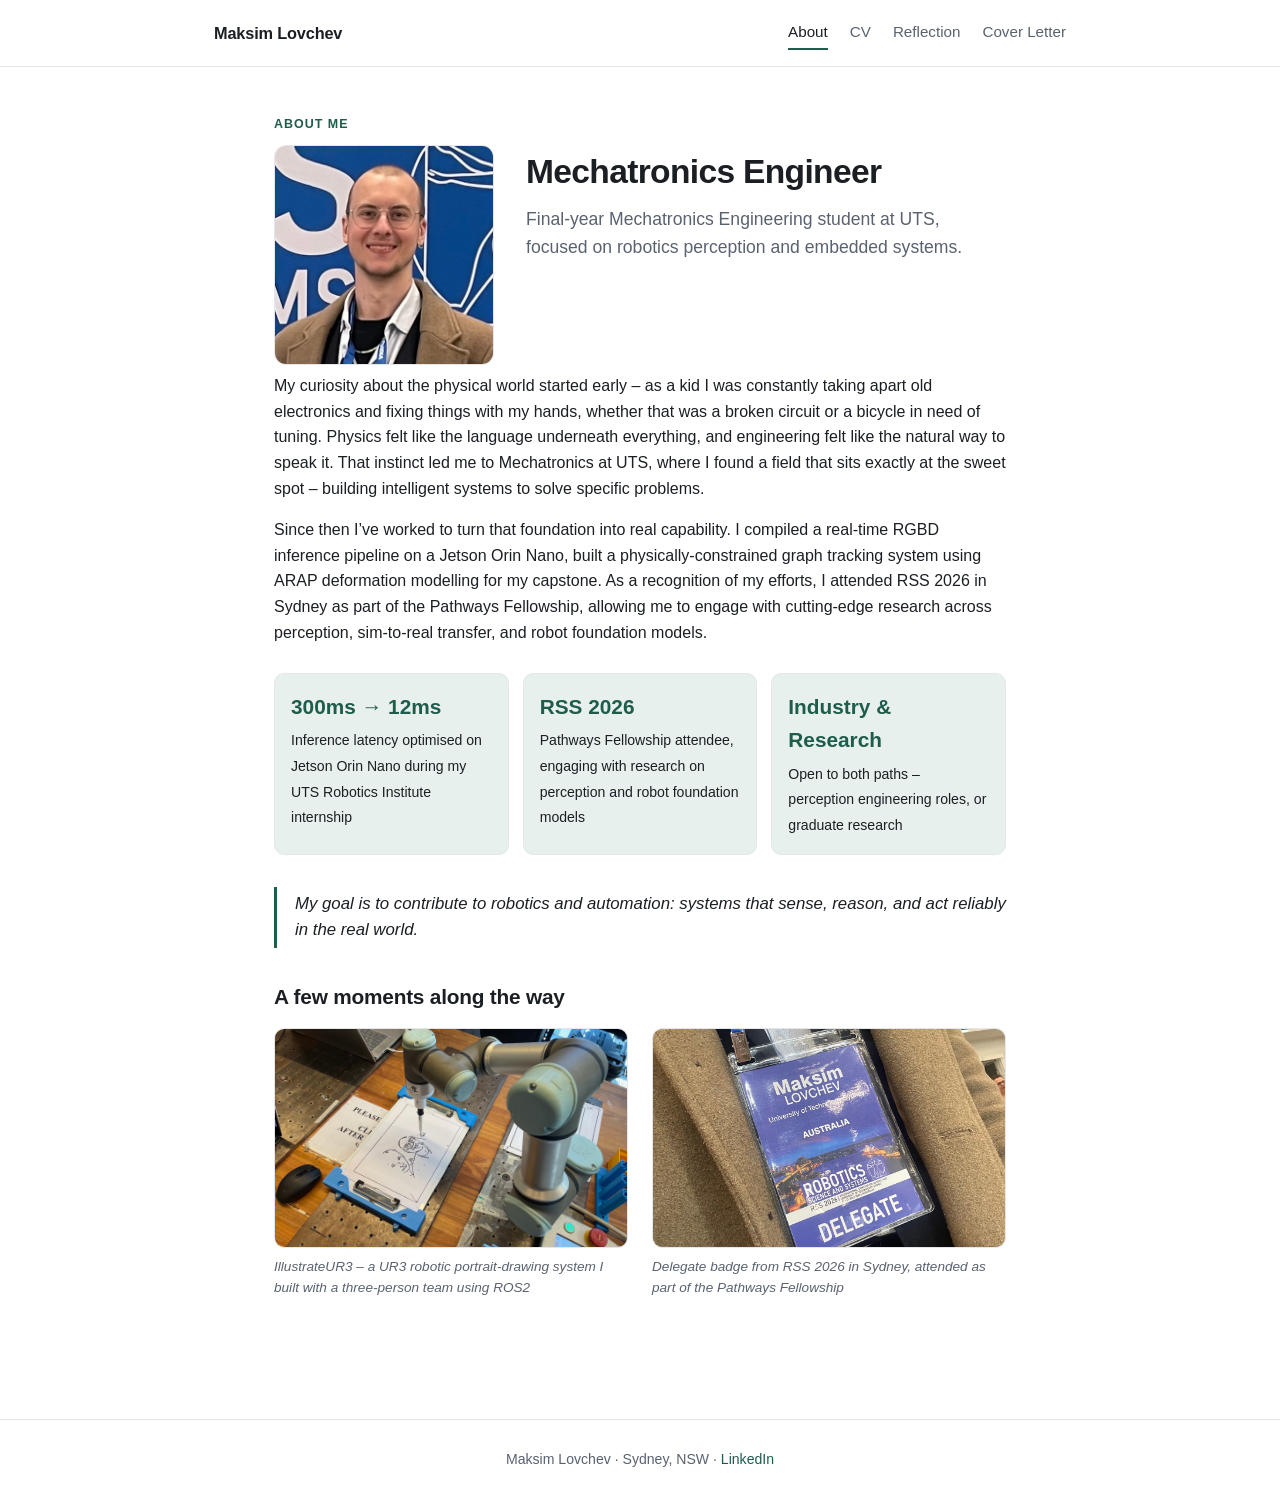
<file: index.html>
<!DOCTYPE html>
<html lang="en">
<head>
<meta charset="UTF-8">
<meta name="viewport" content="width=device-width, initial-scale=1.0">
<title>Maksim Lovchev — Mechatronics Engineer</title>
<meta name="description" content="Portfolio of Maksim Lovchev, final-year Mechatronics Engineering student at UTS.">
<link rel="stylesheet" href="assets/style.css">
</head>
<body>

<header class="site-header">
  <div class="nav-wrap">
    <span class="brand">Maksim Lovchev</span>
    <nav class="main-nav">
      <a href="index.html" class="active">About</a>
      <a href="cv.html">CV</a>
      <a href="reflection.html">Reflection</a>
      <a href="cover-letter.html">Cover Letter</a>
    </nav>
  </div>
</header>

<main>
  <section>
    <div class="eyebrow">About Me</div>
    <div class="hero">
      <div class="hero-photo">
        <img src="assets/images/about-me.jpg" alt="Maksim Lovchev working in a lab">
      </div>
      <div class="hero-text">
        <h1>Mechatronics Engineer</h1>
        <p class="lede">Final-year Mechatronics Engineering student at UTS, focused on robotics perception and embedded systems.</p>
      </div>
    </div>

    <p>My curiosity about the physical world started early &ndash; as a kid I was constantly taking apart old electronics and fixing things with my hands, whether that was a broken circuit or a bicycle in need of tuning. Physics felt like the language underneath everything, and engineering felt like the natural way to speak it. That instinct led me to Mechatronics at UTS, where I found a field that sits exactly at the sweet spot &ndash; building intelligent systems to solve specific problems.</p>

    <p>Since then I&rsquo;ve worked to turn that foundation into real capability. I compiled a real-time RGBD inference pipeline on a Jetson Orin Nano, built a physically-constrained graph tracking system using ARAP deformation modelling for my capstone. As a recognition of my efforts, I attended RSS 2026 in Sydney as part of the Pathways Fellowship, allowing me to engage with cutting-edge research across perception, sim-to-real transfer, and robot foundation models.</p>

    <div class="highlights">
      <div class="highlight-card">
        <span class="num">300ms &rarr; 12ms</span>
        <span class="label">Inference latency optimised on Jetson Orin Nano during my UTS Robotics Institute internship</span>
      </div>
      <div class="highlight-card">
        <span class="num">RSS 2026</span>
        <span class="label">Pathways Fellowship attendee, engaging with research on perception and robot foundation models</span>
      </div>
      <div class="highlight-card">
        <span class="num">Industry &amp; Research</span>
        <span class="label">Open to both paths &ndash; perception engineering roles, or graduate research</span>
      </div>
    </div>

    <p class="pull-quote">My goal is to contribute to robotics and automation: systems that sense, reason, and act reliably in the real world.</p>

    <h2>A few moments along the way</h2>
    <div class="gallery">
      <figure>
        <img src="assets/images/illustrateur3-drawing.jpg" alt="UR3 robotic arm drawing a portrait of Maksim and his teammates">
        <figcaption>IllustrateUR3 &ndash; a UR3 robotic portrait-drawing system I built with a three-person team using ROS2</figcaption>
      </figure>
      <figure>
        <img src="assets/images/rss-delegate-badge.jpg" alt="Maksim's delegate badge for RSS 2026, Robotics Science and Systems conference in Sydney" class="crop-lower">
        <figcaption>Delegate badge from RSS 2026 in Sydney, attended as part of the Pathways Fellowship</figcaption>
      </figure>
    </div>
  </section>
</main>

<footer class="site-footer">
  Maksim Lovchev &middot; Sydney, NSW &middot; <a href="https://www.linkedin.com/in/maksim-lovchev-0026a52ba/">LinkedIn</a>
</footer>

</body>
</html>
</file>
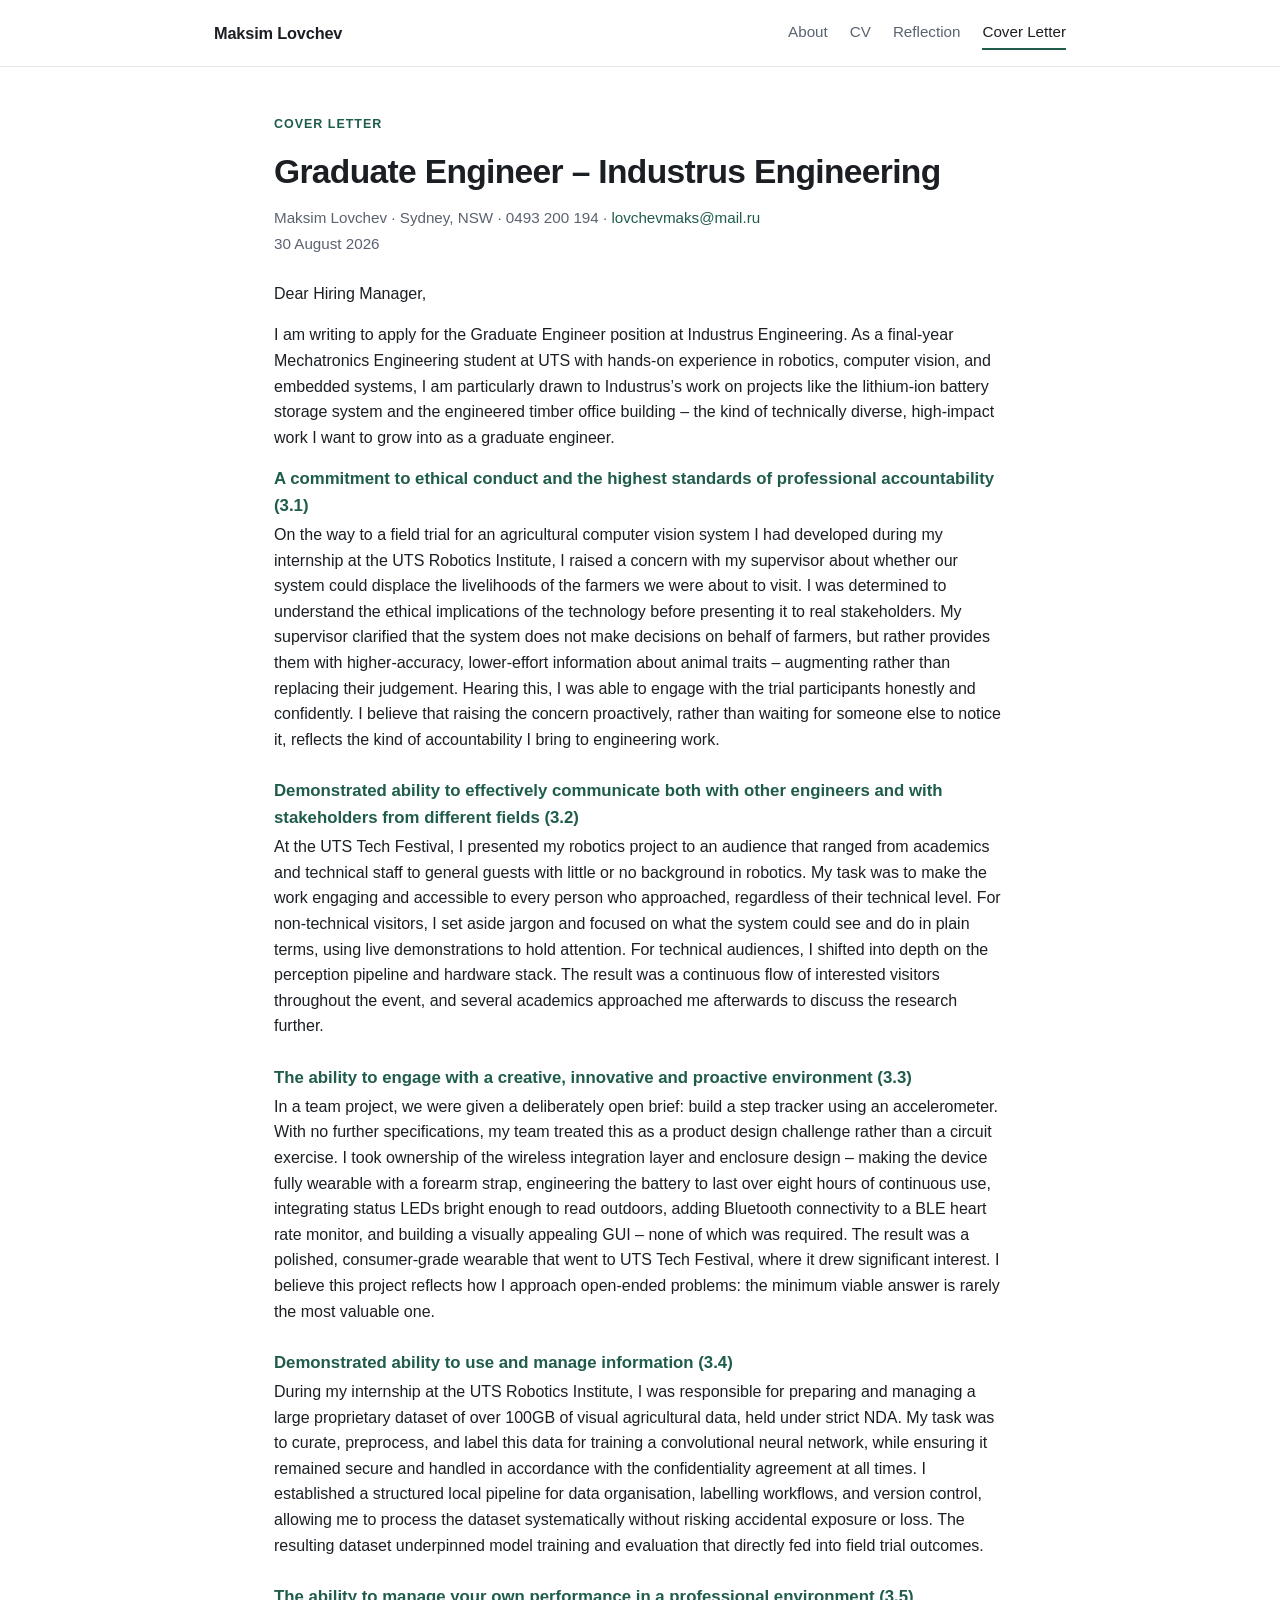
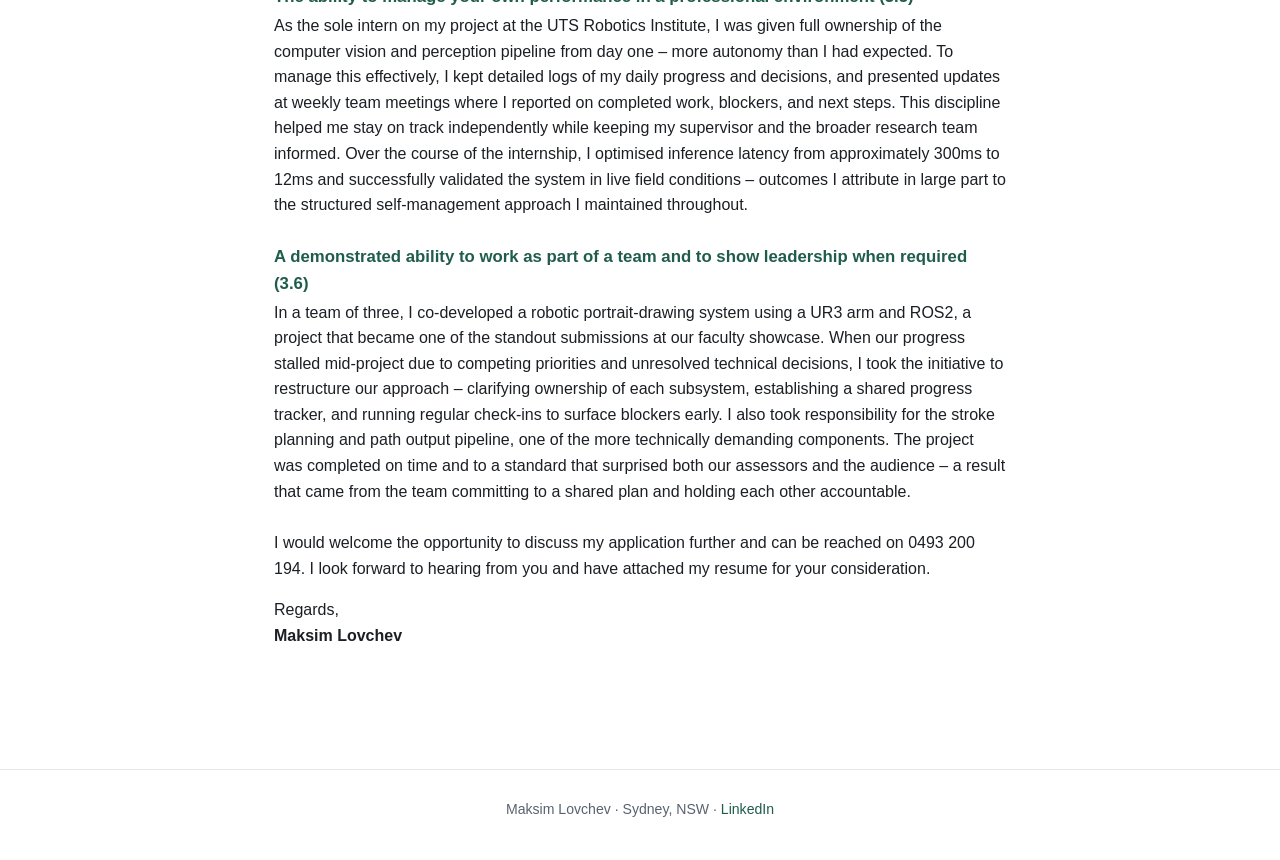
<file: cover-letter.html>
<!DOCTYPE html>
<html lang="en">
<head>
<meta charset="UTF-8">
<meta name="viewport" content="width=device-width, initial-scale=1.0">
<title>Cover Letter — Maksim Lovchev</title>
<meta name="description" content="Cover letter for the Graduate Engineer position at Industrus Engineering, addressing selection criteria via the STAR method.">
<link rel="stylesheet" href="assets/style.css">
</head>
<body>

<header class="site-header">
  <div class="nav-wrap">
    <span class="brand">Maksim Lovchev</span>
    <nav class="main-nav">
      <a href="index.html">About</a>
      <a href="cv.html">CV</a>
      <a href="reflection.html">Reflection</a>
      <a href="cover-letter.html" class="active">Cover Letter</a>
    </nav>
  </div>
</header>

<main>
  <section>
    <div class="eyebrow">Cover Letter</div>
    <h1>Graduate Engineer &ndash; Industrus Engineering</h1>

    <p class="letter-meta">
      Maksim Lovchev &middot; Sydney, NSW &middot; 0493 200 194 &middot; <a href="mailto:lovchevmaks@mail.ru">lovchevmaks@mail.ru</a><br>
      30 August 2026
    </p>

    <p>Dear Hiring Manager,</p>

    <p>I am writing to apply for the Graduate Engineer position at Industrus Engineering. As a final-year Mechatronics Engineering student at UTS with hands-on experience in robotics, computer vision, and embedded systems, I am particularly drawn to Industrus&rsquo;s work on projects like the lithium-ion battery storage system and the engineered timber office building &ndash; the kind of technically diverse, high-impact work I want to grow into as a graduate engineer.</p>

    <div class="criterion">
      <h3>A commitment to ethical conduct and the highest standards of professional accountability (3.1)</h3>
      <p>On the way to a field trial for an agricultural computer vision system I had developed during my internship at the UTS Robotics Institute, I raised a concern with my supervisor about whether our system could displace the livelihoods of the farmers we were about to visit. I was determined to understand the ethical implications of the technology before presenting it to real stakeholders. My supervisor clarified that the system does not make decisions on behalf of farmers, but rather provides them with higher-accuracy, lower-effort information about animal traits &ndash; augmenting rather than replacing their judgement. Hearing this, I was able to engage with the trial participants honestly and confidently. I believe that raising the concern proactively, rather than waiting for someone else to notice it, reflects the kind of accountability I bring to engineering work.</p>
    </div>

    <div class="criterion">
      <h3>Demonstrated ability to effectively communicate both with other engineers and with stakeholders from different fields (3.2)</h3>
      <p>At the UTS Tech Festival, I presented my robotics project to an audience that ranged from academics and technical staff to general guests with little or no background in robotics. My task was to make the work engaging and accessible to every person who approached, regardless of their technical level. For non-technical visitors, I set aside jargon and focused on what the system could see and do in plain terms, using live demonstrations to hold attention. For technical audiences, I shifted into depth on the perception pipeline and hardware stack. The result was a continuous flow of interested visitors throughout the event, and several academics approached me afterwards to discuss the research further.</p>
    </div>

    <div class="criterion">
      <h3>The ability to engage with a creative, innovative and proactive environment (3.3)</h3>
      <p>In a team project, we were given a deliberately open brief: build a step tracker using an accelerometer. With no further specifications, my team treated this as a product design challenge rather than a circuit exercise. I took ownership of the wireless integration layer and enclosure design &ndash; making the device fully wearable with a forearm strap, engineering the battery to last over eight hours of continuous use, integrating status LEDs bright enough to read outdoors, adding Bluetooth connectivity to a BLE heart rate monitor, and building a visually appealing GUI &ndash; none of which was required. The result was a polished, consumer-grade wearable that went to UTS Tech Festival, where it drew significant interest. I believe this project reflects how I approach open-ended problems: the minimum viable answer is rarely the most valuable one.</p>
    </div>

    <div class="criterion">
      <h3>Demonstrated ability to use and manage information (3.4)</h3>
      <p>During my internship at the UTS Robotics Institute, I was responsible for preparing and managing a large proprietary dataset of over 100GB of visual agricultural data, held under strict NDA. My task was to curate, preprocess, and label this data for training a convolutional neural network, while ensuring it remained secure and handled in accordance with the confidentiality agreement at all times. I established a structured local pipeline for data organisation, labelling workflows, and version control, allowing me to process the dataset systematically without risking accidental exposure or loss. The resulting dataset underpinned model training and evaluation that directly fed into field trial outcomes.</p>
    </div>

    <div class="criterion">
      <h3>The ability to manage your own performance in a professional environment (3.5)</h3>
      <p>As the sole intern on my project at the UTS Robotics Institute, I was given full ownership of the computer vision and perception pipeline from day one &ndash; more autonomy than I had expected. To manage this effectively, I kept detailed logs of my daily progress and decisions, and presented updates at weekly team meetings where I reported on completed work, blockers, and next steps. This discipline helped me stay on track independently while keeping my supervisor and the broader research team informed. Over the course of the internship, I optimised inference latency from approximately 300ms to 12ms and successfully validated the system in live field conditions &ndash; outcomes I attribute in large part to the structured self-management approach I maintained throughout.</p>
    </div>

    <div class="criterion">
      <h3>A demonstrated ability to work as part of a team and to show leadership when required (3.6)</h3>
      <p>In a team of three, I co-developed a robotic portrait-drawing system using a UR3 arm and ROS2, a project that became one of the standout submissions at our faculty showcase. When our progress stalled mid-project due to competing priorities and unresolved technical decisions, I took the initiative to restructure our approach &ndash; clarifying ownership of each subsystem, establishing a shared progress tracker, and running regular check-ins to surface blockers early. I also took responsibility for the stroke planning and path output pipeline, one of the more technically demanding components. The project was completed on time and to a standard that surprised both our assessors and the audience &ndash; a result that came from the team committing to a shared plan and holding each other accountable.</p>
    </div>

    <p>I would welcome the opportunity to discuss my application further and can be reached on 0493 200 194. I look forward to hearing from you and have attached my resume for your consideration.</p>

    <p>Regards,<br><strong>Maksim Lovchev</strong></p>
  </section>
</main>

<footer class="site-footer">
  Maksim Lovchev &middot; Sydney, NSW &middot; <a href="https://www.linkedin.com/in/maksim-lovchev-0026a52ba/">LinkedIn</a>
</footer>

</body>
</html>
</file>
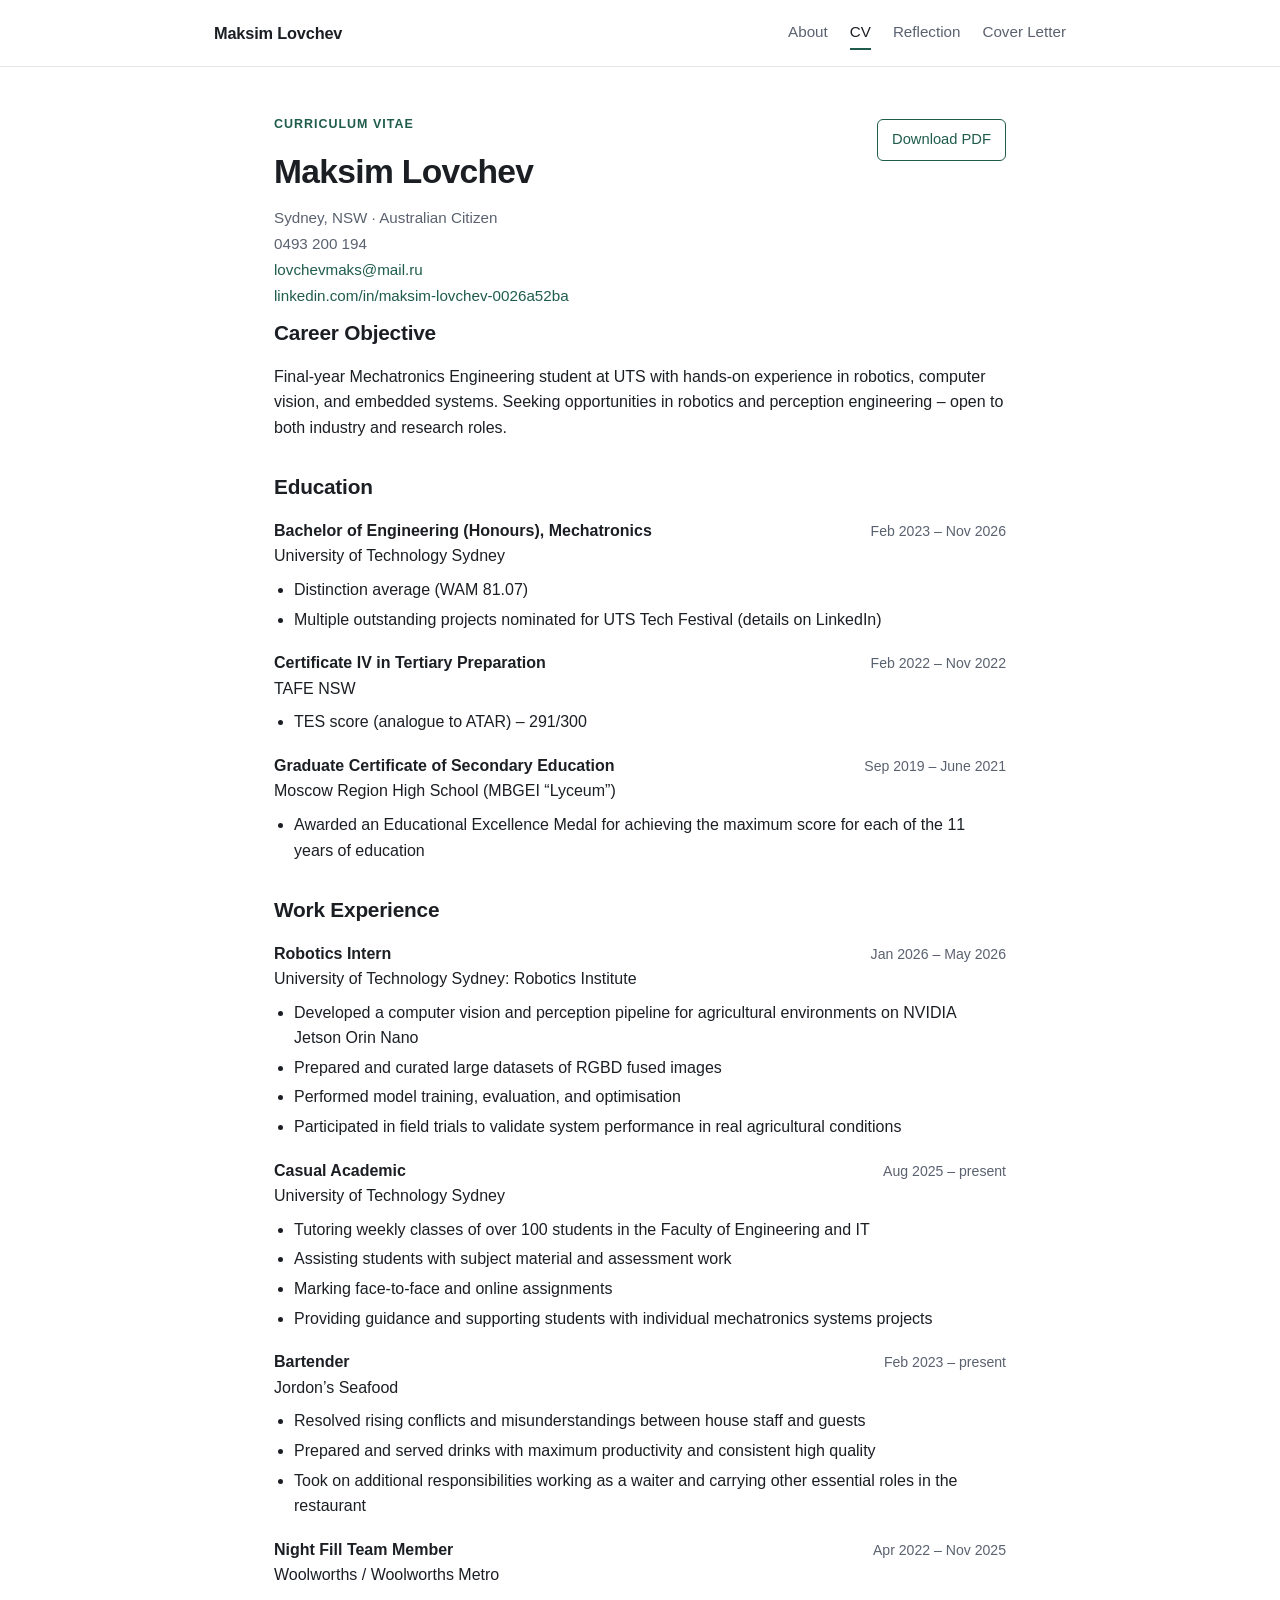
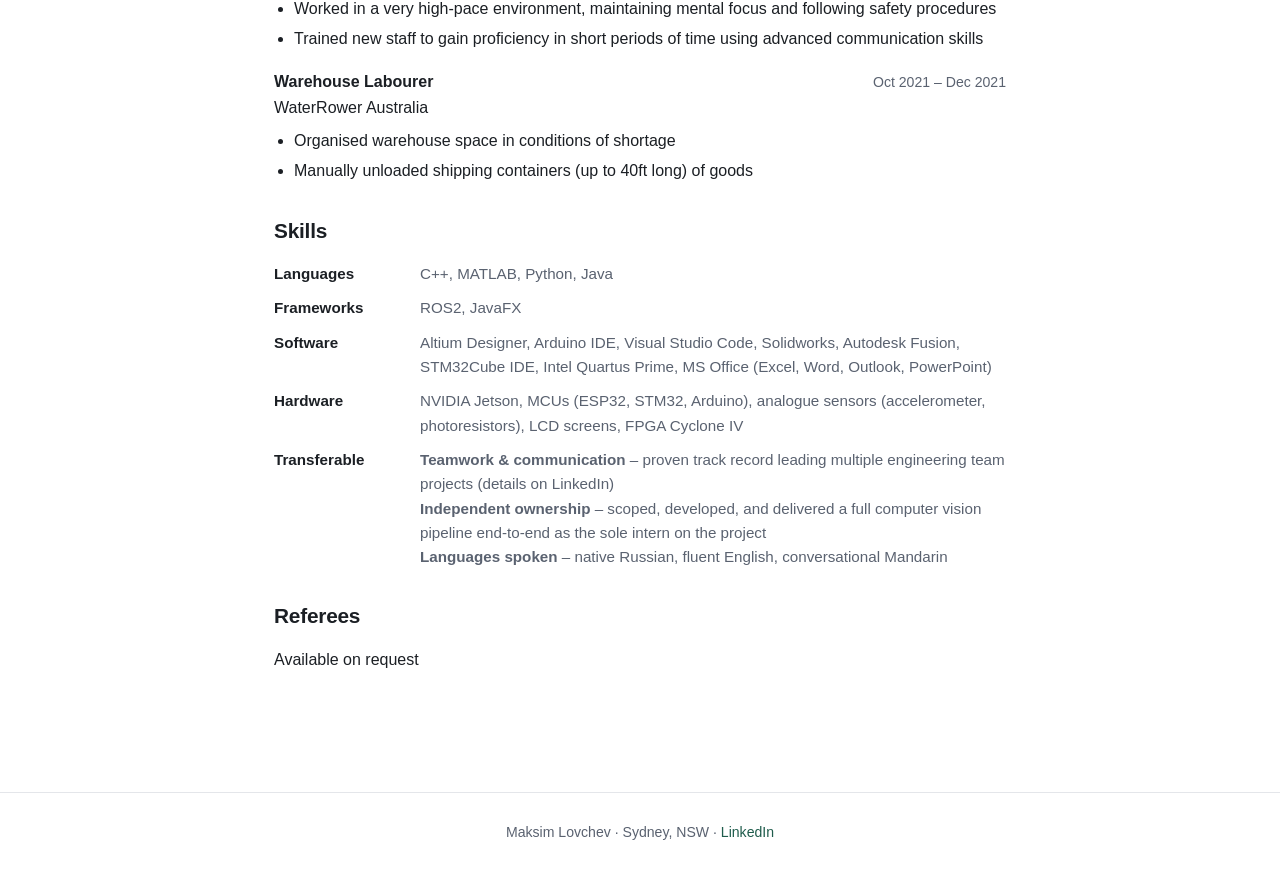
<file: cv.html>
<!DOCTYPE html>
<html lang="en">
<head>
<meta charset="UTF-8">
<meta name="viewport" content="width=device-width, initial-scale=1.0">
<title>CV — Maksim Lovchev</title>
<meta name="description" content="Curriculum vitae of Maksim Lovchev, final-year Mechatronics Engineering student at UTS.">
<link rel="stylesheet" href="assets/style.css">
</head>
<body>

<header class="site-header">
  <div class="nav-wrap">
    <span class="brand">Maksim Lovchev</span>
    <nav class="main-nav">
      <a href="index.html">About</a>
      <a href="cv.html" class="active">CV</a>
      <a href="reflection.html">Reflection</a>
      <a href="cover-letter.html">Cover Letter</a>
    </nav>
  </div>
</header>

<main>
  <section>
    <div class="cv-header">
      <div>
        <div class="eyebrow">Curriculum Vitae</div>
        <h1>Maksim Lovchev</h1>
        <div class="cv-contact">
          Sydney, NSW &middot; Australian Citizen<br>
          0493 200 194<br>
          <a href="mailto:lovchevmaks@mail.ru">lovchevmaks@mail.ru</a><br>
          <a href="https://www.linkedin.com/in/maksim-lovchev-0026a52ba/">linkedin.com/in/maksim-lovchev-0026a52ba</a>
        </div>
      </div>
      <a class="cv-download" href="assets/Maksim_Lovchev_CV_Updated.pdf" target="_blank" rel="noopener">Download PDF</a>
    </div>

    <div class="cv-section">
      <h2>Career Objective</h2>
      <p>Final-year Mechatronics Engineering student at UTS with hands-on experience in robotics, computer vision, and embedded systems. Seeking opportunities in robotics and perception engineering &ndash; open to both industry and research roles.</p>
    </div>

    <div class="cv-section">
      <h2>Education</h2>

      <div class="cv-entry">
        <div class="cv-entry-head">
          <span class="role">Bachelor of Engineering (Honours), Mechatronics</span>
          <span class="dates">Feb 2023 &ndash; Nov 2026</span>
        </div>
        <div class="org">University of Technology Sydney</div>
        <ul>
          <li>Distinction average (WAM 81.07)</li>
          <li>Multiple outstanding projects nominated for UTS Tech Festival (details on LinkedIn)</li>
        </ul>
      </div>

      <div class="cv-entry">
        <div class="cv-entry-head">
          <span class="role">Certificate IV in Tertiary Preparation</span>
          <span class="dates">Feb 2022 &ndash; Nov 2022</span>
        </div>
        <div class="org">TAFE NSW</div>
        <ul>
          <li>TES score (analogue to ATAR) &ndash; 291/300</li>
        </ul>
      </div>

      <div class="cv-entry">
        <div class="cv-entry-head">
          <span class="role">Graduate Certificate of Secondary Education</span>
          <span class="dates">Sep 2019 &ndash; June 2021</span>
        </div>
        <div class="org">Moscow Region High School (MBGEI &ldquo;Lyceum&rdquo;)</div>
        <ul>
          <li>Awarded an Educational Excellence Medal for achieving the maximum score for each of the 11 years of education</li>
        </ul>
      </div>
    </div>

    <div class="cv-section">
      <h2>Work Experience</h2>

      <div class="cv-entry">
        <div class="cv-entry-head">
          <span class="role">Robotics Intern</span>
          <span class="dates">Jan 2026 &ndash; May 2026</span>
        </div>
        <div class="org">University of Technology Sydney: Robotics Institute</div>
        <ul>
          <li>Developed a computer vision and perception pipeline for agricultural environments on NVIDIA Jetson Orin Nano</li>
          <li>Prepared and curated large datasets of RGBD fused images</li>
          <li>Performed model training, evaluation, and optimisation</li>
          <li>Participated in field trials to validate system performance in real agricultural conditions</li>
        </ul>
      </div>

      <div class="cv-entry">
        <div class="cv-entry-head">
          <span class="role">Casual Academic</span>
          <span class="dates">Aug 2025 &ndash; present</span>
        </div>
        <div class="org">University of Technology Sydney</div>
        <ul>
          <li>Tutoring weekly classes of over 100 students in the Faculty of Engineering and IT</li>
          <li>Assisting students with subject material and assessment work</li>
          <li>Marking face-to-face and online assignments</li>
          <li>Providing guidance and supporting students with individual mechatronics systems projects</li>
        </ul>
      </div>

      <div class="cv-entry">
        <div class="cv-entry-head">
          <span class="role">Bartender</span>
          <span class="dates">Feb 2023 &ndash; present</span>
        </div>
        <div class="org">Jordon&rsquo;s Seafood</div>
        <ul>
          <li>Resolved rising conflicts and misunderstandings between house staff and guests</li>
          <li>Prepared and served drinks with maximum productivity and consistent high quality</li>
          <li>Took on additional responsibilities working as a waiter and carrying other essential roles in the restaurant</li>
        </ul>
      </div>

      <div class="cv-entry">
        <div class="cv-entry-head">
          <span class="role">Night Fill Team Member</span>
          <span class="dates">Apr 2022 &ndash; Nov 2025</span>
        </div>
        <div class="org">Woolworths / Woolworths Metro</div>
        <ul>
          <li>Worked in a very high-pace environment, maintaining mental focus and following safety procedures</li>
          <li>Trained new staff to gain proficiency in short periods of time using advanced communication skills</li>
        </ul>
      </div>

      <div class="cv-entry">
        <div class="cv-entry-head">
          <span class="role">Warehouse Labourer</span>
          <span class="dates">Oct 2021 &ndash; Dec 2021</span>
        </div>
        <div class="org">WaterRower Australia</div>
        <ul>
          <li>Organised warehouse space in conditions of shortage</li>
          <li>Manually unloaded shipping containers (up to 40ft long) of goods</li>
        </ul>
      </div>
    </div>

    <div class="cv-section">
      <h2>Skills</h2>
      <dl class="skills-grid">
        <dt>Languages</dt><dd>C++, MATLAB, Python, Java</dd>
        <dt>Frameworks</dt><dd>ROS2, JavaFX</dd>
        <dt>Software</dt><dd>Altium Designer, Arduino IDE, Visual Studio Code, Solidworks, Autodesk Fusion, STM32Cube IDE, Intel Quartus Prime, MS Office (Excel, Word, Outlook, PowerPoint)</dd>
        <dt>Hardware</dt><dd>NVIDIA Jetson, MCUs (ESP32, STM32, Arduino), analogue sensors (accelerometer, photoresistors), LCD screens, FPGA Cyclone IV</dd>
        <dt>Transferable</dt><dd>
          <strong>Teamwork &amp; communication</strong> &ndash; proven track record leading multiple engineering team projects (details on LinkedIn)<br>
          <strong>Independent ownership</strong> &ndash; scoped, developed, and delivered a full computer vision pipeline end-to-end as the sole intern on the project<br>
          <strong>Languages spoken</strong> &ndash; native Russian, fluent English, conversational Mandarin
        </dd>
      </dl>
    </div>

    <div class="cv-section">
      <h2>Referees</h2>
      <p>Available on request</p>
    </div>
  </section>
</main>

<footer class="site-footer">
  Maksim Lovchev &middot; Sydney, NSW &middot; <a href="https://www.linkedin.com/in/maksim-lovchev-0026a52ba/">LinkedIn</a>
</footer>

</body>
</html>
</file>
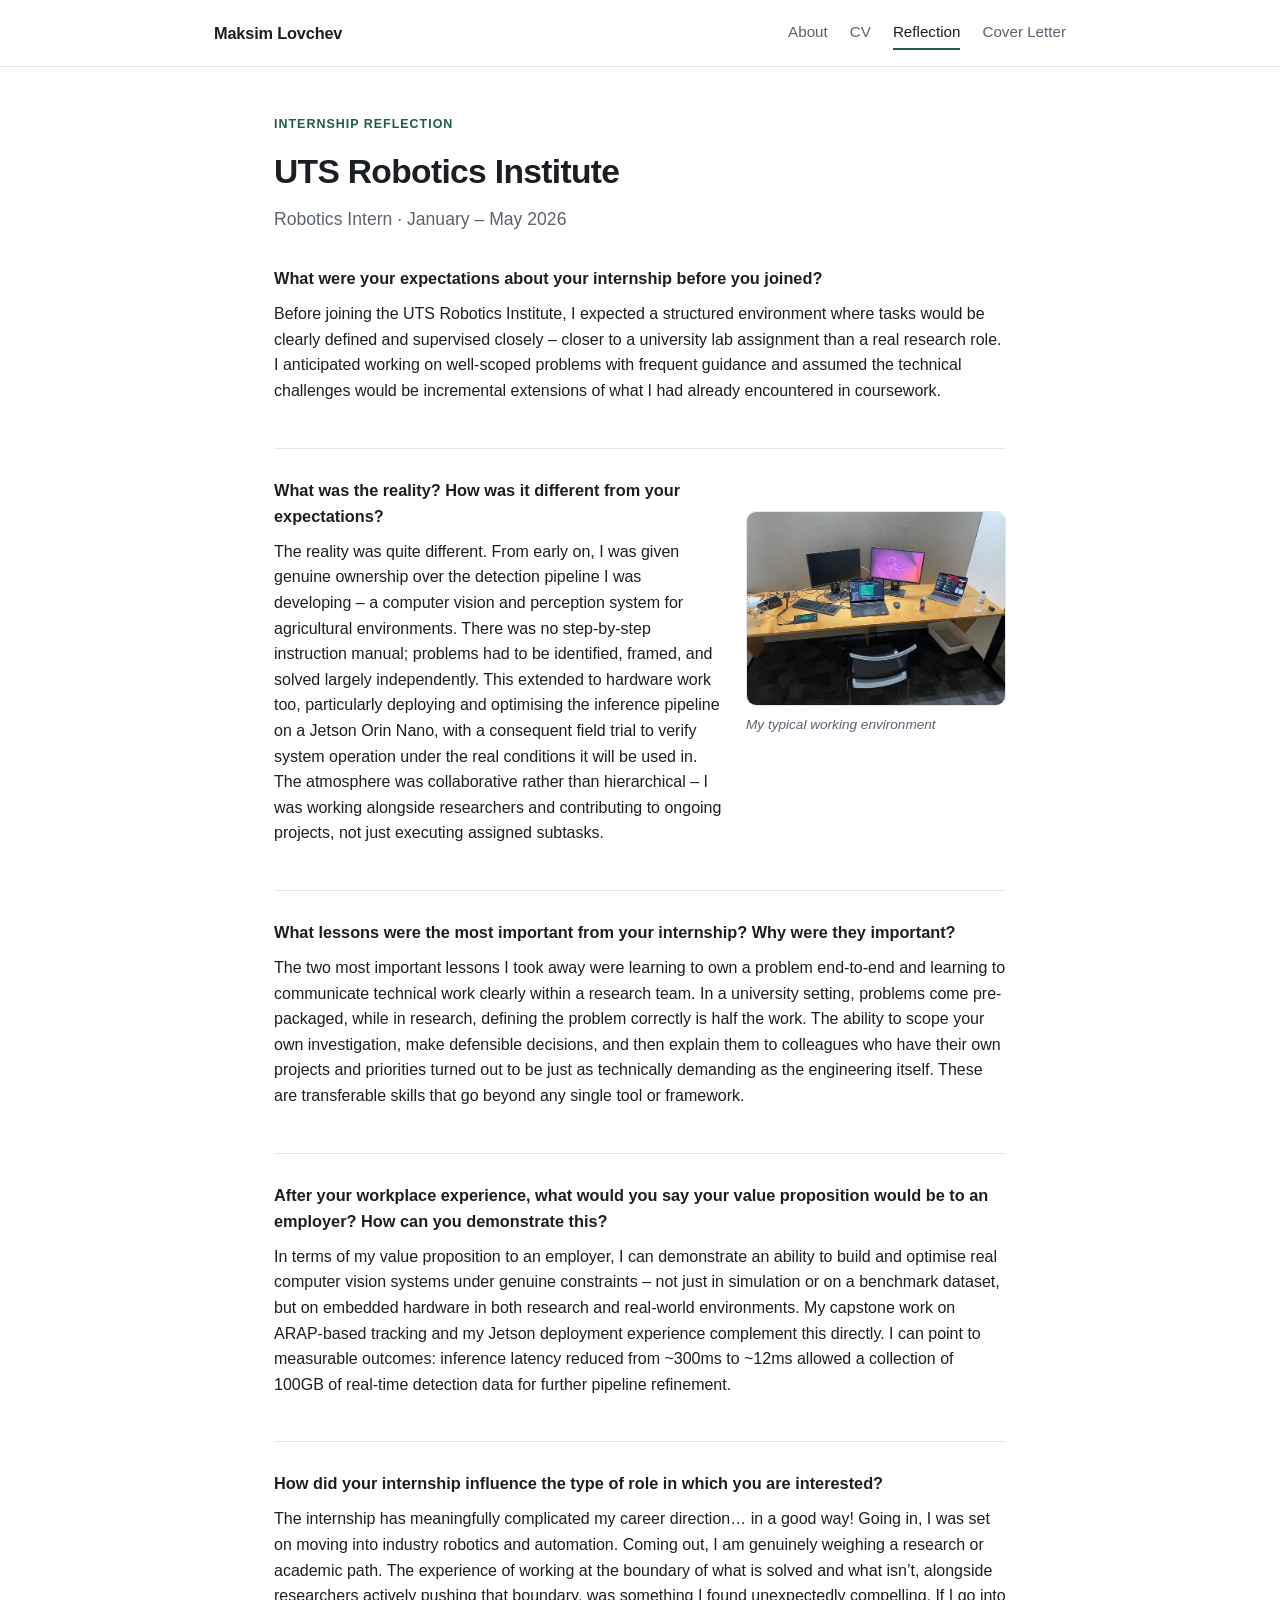
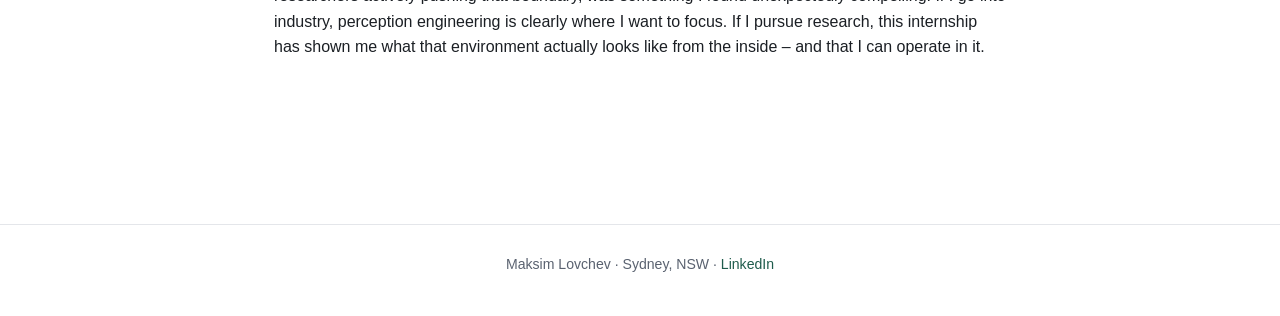
<file: reflection.html>
<!DOCTYPE html>
<html lang="en">
<head>
<meta charset="UTF-8">
<meta name="viewport" content="width=device-width, initial-scale=1.0">
<title>Internship Reflection — Maksim Lovchev</title>
<meta name="description" content="Internship reflection: UTS Robotics Institute, Maksim Lovchev.">
<link rel="stylesheet" href="assets/style.css">
</head>
<body>

<header class="site-header">
  <div class="nav-wrap">
    <span class="brand">Maksim Lovchev</span>
    <nav class="main-nav">
      <a href="index.html">About</a>
      <a href="cv.html">CV</a>
      <a href="reflection.html" class="active">Reflection</a>
      <a href="cover-letter.html">Cover Letter</a>
    </nav>
  </div>
</header>

<main>
  <section>
    <div class="eyebrow">Internship Reflection</div>
    <h1>UTS Robotics Institute</h1>
    <p class="lede">Robotics Intern &middot; January &ndash; May 2026</p>

    <div class="qa-block">
      <p class="q">What were your expectations about your internship before you joined?</p>
      <p>Before joining the UTS Robotics Institute, I expected a structured environment where tasks would be clearly defined and supervised closely &ndash; closer to a university lab assignment than a real research role. I anticipated working on well-scoped problems with frequent guidance and assumed the technical challenges would be incremental extensions of what I had already encountered in coursework.</p>
    </div>

    <div class="qa-block with-figure">
      <div class="qa-text">
        <p class="q">What was the reality? How was it different from your expectations?</p>
        <p>The reality was quite different. From early on, I was given genuine ownership over the detection pipeline I was developing &ndash; a computer vision and perception system for agricultural environments. There was no step-by-step instruction manual; problems had to be identified, framed, and solved largely independently. This extended to hardware work too, particularly deploying and optimising the inference pipeline on a Jetson Orin Nano, with a consequent field trial to verify system operation under the real conditions it will be used in. The atmosphere was collaborative rather than hierarchical &ndash; I was working alongside researchers and contributing to ongoing projects, not just executing assigned subtasks.</p>
      </div>
      <figure>
        <img src="assets/images/working-environment.jpg" alt="Desk setup with monitors and laptop used during the internship">
        <figcaption>My typical working environment</figcaption>
      </figure>
    </div>

    <div class="qa-block">
      <p class="q">What lessons were the most important from your internship? Why were they important?</p>
      <p>The two most important lessons I took away were learning to own a problem end-to-end and learning to communicate technical work clearly within a research team. In a university setting, problems come pre-packaged, while in research, defining the problem correctly is half the work. The ability to scope your own investigation, make defensible decisions, and then explain them to colleagues who have their own projects and priorities turned out to be just as technically demanding as the engineering itself. These are transferable skills that go beyond any single tool or framework.</p>
    </div>

    <div class="qa-block">
      <p class="q">After your workplace experience, what would you say your value proposition would be to an employer? How can you demonstrate this?</p>
      <p>In terms of my value proposition to an employer, I can demonstrate an ability to build and optimise real computer vision systems under genuine constraints &ndash; not just in simulation or on a benchmark dataset, but on embedded hardware in both research and real-world environments. My capstone work on ARAP-based tracking and my Jetson deployment experience complement this directly. I can point to measurable outcomes: inference latency reduced from ~300ms to ~12ms allowed a collection of 100GB of real-time detection data for further pipeline refinement.</p>
    </div>

    <div class="qa-block">
      <p class="q">How did your internship influence the type of role in which you are interested?</p>
      <p>The internship has meaningfully complicated my career direction&hellip; in a good way! Going in, I was set on moving into industry robotics and automation. Coming out, I am genuinely weighing a research or academic path. The experience of working at the boundary of what is solved and what isn&rsquo;t, alongside researchers actively pushing that boundary, was something I found unexpectedly compelling. If I go into industry, perception engineering is clearly where I want to focus. If I pursue research, this internship has shown me what that environment actually looks like from the inside &ndash; and that I can operate in it.</p>
    </div>
  </section>
</main>

<footer class="site-footer">
  Maksim Lovchev &middot; Sydney, NSW &middot; <a href="https://www.linkedin.com/in/maksim-lovchev-0026a52ba/">LinkedIn</a>
</footer>

</body>
</html>
</file>
<file: assets/style.css>
:root {
  --ink: #1b1f24;
  --paper: #ffffff;
  --muted: #5a6270;
  --accent: #1f5c4c;
  --accent-soft: #e7f0ec;
  --line: #e4e6ea;
  --max: 780px;
}

* { box-sizing: border-box; }

html { scroll-behavior: smooth; }

body {
  margin: 0;
  font-family: "Inter", -apple-system, BlinkMacSystemFont, "Segoe UI", Roboto, Helvetica, Arial, sans-serif;
  color: var(--ink);
  background: var(--paper);
  line-height: 1.6;
}

a { color: var(--accent); text-decoration: none; }
a:hover { text-decoration: underline; }

header.site-header {
  border-bottom: 1px solid var(--line);
  position: sticky;
  top: 0;
  background: rgba(255,255,255,0.95);
  backdrop-filter: blur(6px);
  z-index: 10;
}

.nav-wrap {
  max-width: 900px;
  margin: 0 auto;
  padding: 16px 24px;
  display: flex;
  align-items: center;
  justify-content: space-between;
  flex-wrap: wrap;
  gap: 12px;
}

.brand {
  font-weight: 700;
  font-size: 1.02rem;
  color: var(--ink);
  letter-spacing: -0.01em;
}

nav.main-nav {
  display: flex;
  gap: 22px;
  flex-wrap: wrap;
}

nav.main-nav a {
  color: var(--muted);
  font-size: 0.95rem;
  font-weight: 500;
  padding: 4px 0;
  border-bottom: 2px solid transparent;
}

nav.main-nav a:hover { text-decoration: none; color: var(--ink); }

nav.main-nav a.active {
  color: var(--ink);
  border-bottom: 2px solid var(--accent);
}

main {
  max-width: var(--max);
  margin: 0 auto;
  padding: 48px 24px 80px;
}

section { margin-bottom: 40px; }

h1 {
  font-size: 2.1rem;
  letter-spacing: -0.02em;
  margin: 0 0 6px;
}

h2 {
  font-size: 1.3rem;
  letter-spacing: -0.01em;
  margin: 0 0 14px;
  color: var(--ink);
}

h3 {
  font-size: 1.05rem;
  margin: 0 0 2px;
}

p { margin: 0 0 16px; }

.eyebrow {
  text-transform: uppercase;
  letter-spacing: 0.08em;
  font-size: 0.78rem;
  color: var(--accent);
  font-weight: 700;
  margin-bottom: 10px;
}

.lede {
  font-size: 1.1rem;
  color: var(--muted);
  margin-bottom: 32px;
}

.hero {
  display: flex;
  gap: 32px;
  align-items: flex-start;
  flex-wrap: wrap;
  margin-bottom: 8px;
}

.hero-photo {
  flex: 0 0 220px;
  width: 220px;
  height: 220px;
  border-radius: 12px;
  overflow: hidden;
  border: 1px solid var(--line);
}

.hero-photo img {
  width: 100%;
  height: 100%;
  object-fit: cover;
  display: block;
}

.hero-text { flex: 1 1 340px; min-width: 260px; }

.highlights {
  display: grid;
  grid-template-columns: repeat(3, 1fr);
  gap: 14px;
  margin: 28px 0 8px;
}

.highlight-card {
  border: 1px solid var(--line);
  background: var(--accent-soft);
  border-radius: 10px;
  padding: 16px 16px;
}

.highlight-card .num {
  font-size: 1.3rem;
  font-weight: 700;
  color: var(--accent);
  display: block;
  margin-bottom: 4px;
}

.highlight-card .label {
  font-size: 0.88rem;
  color: var(--ink);
}

.pull-quote {
  border-left: 3px solid var(--accent);
  padding: 4px 0 4px 18px;
  font-style: italic;
  color: var(--ink);
  font-size: 1.05rem;
  margin: 32px 0;
}

figure { margin: 20px 0; }

figure img {
  width: 100%;
  max-width: 420px;
  border-radius: 10px;
  border: 1px solid var(--line);
  display: block;
}

figcaption {
  font-size: 0.85rem;
  color: var(--muted);
  margin-top: 8px;
  font-style: italic;
}

.gallery {
  display: grid;
  grid-template-columns: repeat(2, 1fr);
  gap: 24px;
  margin: 8px 0 32px;
}

.gallery figure { margin: 0; }

.gallery figure img {
  max-width: 100%;
  width: 100%;
  height: 220px;
  object-fit: cover;
}

.gallery figure img.crop-lower {
  object-position: center 65%;
}

.qa-block {
  padding-bottom: 28px;
  margin-bottom: 28px;
  border-bottom: 1px solid var(--line);
}

.qa-block:last-child { border-bottom: none; }

.qa-block .q {
  font-weight: 700;
  color: var(--ink);
  margin-bottom: 10px;
  font-size: 1.02rem;
}

.qa-block.with-figure {
  display: flex;
  gap: 24px;
  flex-wrap: wrap;
}

.qa-block.with-figure .qa-text { flex: 1 1 320px; min-width: 260px; }
.qa-block.with-figure figure { flex: 0 0 260px; max-width: 260px; margin-top: 34px; }
.qa-block.with-figure figure img { max-width: 260px; }

.cv-header {
  display: flex;
  justify-content: space-between;
  align-items: flex-start;
  flex-wrap: wrap;
  gap: 16px;
  margin-bottom: 8px;
}

.cv-contact {
  font-size: 0.95rem;
  color: var(--muted);
  line-height: 1.7;
}

.cv-download {
  display: inline-block;
  margin-top: 4px;
  font-size: 0.92rem;
  border: 1px solid var(--accent);
  color: var(--accent);
  border-radius: 6px;
  padding: 8px 14px;
  white-space: nowrap;
}

.cv-download:hover { background: var(--accent-soft); text-decoration: none; }

.cv-section { margin-bottom: 30px; }

.cv-entry { margin-bottom: 18px; }

.cv-entry-head {
  display: flex;
  justify-content: space-between;
  gap: 12px;
  flex-wrap: wrap;
  align-items: baseline;
}

.cv-entry-head .role { font-weight: 700; }
.cv-entry-head .org { color: var(--muted); font-size: 0.95rem; }
.cv-entry-head .dates { color: var(--muted); font-size: 0.88rem; white-space: nowrap; }

.cv-entry ul { margin: 8px 0 0; padding-left: 20px; }
.cv-entry li { margin-bottom: 4px; }

.skills-grid { display: grid; grid-template-columns: 130px 1fr; gap: 10px 16px; font-size: 0.95rem; }
.skills-grid dt { font-weight: 700; color: var(--ink); }
.skills-grid dd { margin: 0; color: var(--muted); }

.letter-meta {
  color: var(--muted);
  font-size: 0.95rem;
  margin-bottom: 24px;
  line-height: 1.7;
}

.criterion { margin-bottom: 26px; }
.criterion h3 { color: var(--accent); }

footer.site-footer {
  border-top: 1px solid var(--line);
  padding: 28px 24px 40px;
  text-align: center;
  color: var(--muted);
  font-size: 0.88rem;
}

@media (max-width: 640px) {
  .highlights { grid-template-columns: 1fr; }
  .gallery { grid-template-columns: 1fr; }
  .hero { flex-direction: column; }
  .hero-photo { width: 100%; flex-basis: auto; height: 220px; }
  .cv-entry-head { flex-direction: column; align-items: flex-start; }
  nav.main-nav { gap: 14px; }
}
</file>
